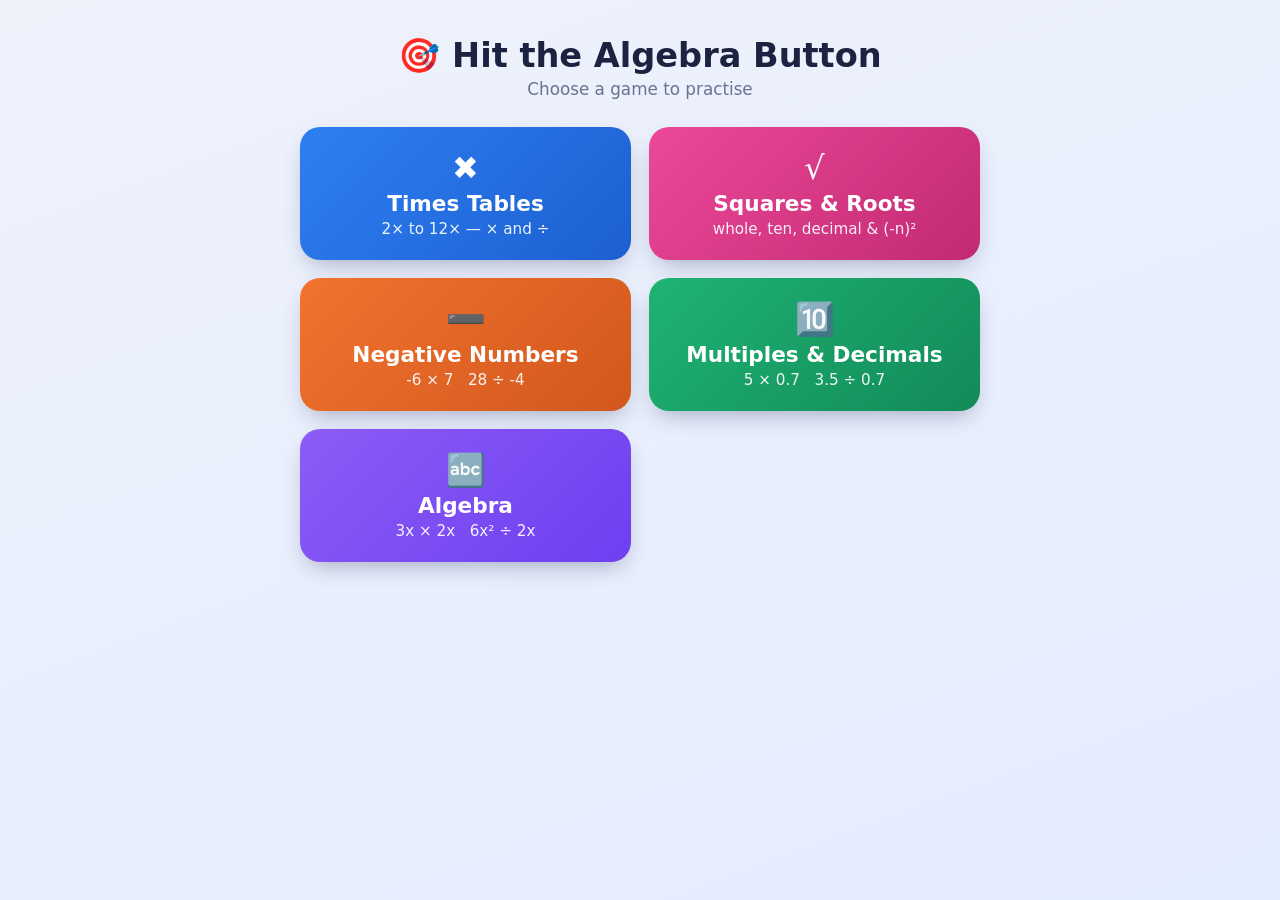
<file: index.html>
<!DOCTYPE html>
<html lang="en">
<head>
<meta charset="UTF-8">
<meta name="viewport" content="width=device-width, initial-scale=1.0">
<title>Hit the Algebra Button</title>
<link rel="stylesheet" href="style.css">
</head>
<body>

<div id="app">

  <!-- HOME / MODE SELECT -->
  <section id="screen-home" class="screen active">
    <h1 class="title">🎯 Hit the Algebra Button</h1>
    <p class="subtitle">Choose a game to practise</p>

    <div class="mode-grid">
      <button class="mode-card mode-times" data-mode="times">
        <span class="mode-emoji">✖️</span>
        <span class="mode-name">Times Tables</span>
        <span class="mode-desc">2× to 12× — × and ÷</span>
      </button>

      <button class="mode-card mode-squares" data-mode="squares">
        <span class="mode-emoji">√</span>
        <span class="mode-name">Squares &amp; Roots</span>
        <span class="mode-desc">whole, ten, decimal &amp; (-n)²</span>
      </button>

      <button class="mode-card mode-negatives" data-mode="negatives">
        <span class="mode-emoji">➖</span>
        <span class="mode-name">Negative Numbers</span>
        <span class="mode-desc">-6 × 7&nbsp; &nbsp;28 ÷ -4</span>
      </button>

      <button class="mode-card mode-decimals" data-mode="decimals">
        <span class="mode-emoji">🔟</span>
        <span class="mode-name">Multiples &amp; Decimals</span>
        <span class="mode-desc">5 × 0.7&nbsp; &nbsp;3.5 ÷ 0.7</span>
      </button>

      <button class="mode-card mode-algebra" data-mode="algebra">
        <span class="mode-emoji">🔤</span>
        <span class="mode-name">Algebra</span>
        <span class="mode-desc">3x × 2x&nbsp; &nbsp;6x² ÷ 2x</span>
      </button>
    </div>
  </section>

  <!-- SETTINGS -->
  <section id="screen-settings" class="screen">
    <button class="back-btn" id="settings-back">← Back</button>
    <h2 id="settings-title" class="screen-title"></h2>

    <div id="settings-body" class="settings-body"></div>

    <div class="timer-choice">
      <p class="settings-label">Round length</p>
      <div class="chip-row" id="timer-chips">
        <button class="chip" data-timer="30">30 sec</button>
        <button class="chip selected" data-timer="60">60 sec</button>
        <button class="chip" data-timer="120">2 min</button>
        <button class="chip" data-timer="0">Practice</button>
      </div>
    </div>

    <button id="start-btn" class="start-btn">Start ▶</button>
  </section>

  <!-- GAME -->
  <section id="screen-game" class="screen">
    <div class="game-hud">
      <button class="quit-btn" id="quit-btn">✕</button>
      <div class="hud-stat">Score <span id="hud-score">0</span></div>
      <div class="hud-stat">Streak <span id="hud-streak">0</span></div>
      <div class="hud-stat" id="hud-time-wrap">⏱ <span id="hud-time">60</span>s</div>
    </div>
    <div class="timer-bar-wrap"><div id="timer-bar" class="timer-bar"></div></div>

    <div id="sign-hint" class="sign-hint">
      <div class="sign-row">
        <span class="sign-circle pos">+</span><span class="sign-sym">×</span><span class="sign-circle pos">+</span><span class="sign-sym">=</span><span class="sign-circle pos">+</span>
      </div>
      <div class="sign-row">
        <span class="sign-circle pos">+</span><span class="sign-sym">×</span><span class="sign-circle neg">−</span><span class="sign-sym">=</span><span class="sign-circle neg">−</span>
      </div>
      <div class="sign-row">
        <span class="sign-circle neg">−</span><span class="sign-sym">×</span><span class="sign-circle pos">+</span><span class="sign-sym">=</span><span class="sign-circle neg">−</span>
      </div>
      <div class="sign-row">
        <span class="sign-circle neg">−</span><span class="sign-sym">×</span><span class="sign-circle neg">−</span><span class="sign-sym">=</span><span class="sign-circle pos">+</span>
      </div>
      <div class="sign-divider"></div>
      <div class="sign-row">
        <span class="sign-circle pos">+</span><span class="sign-sym">÷</span><span class="sign-circle pos">+</span><span class="sign-sym">=</span><span class="sign-circle pos">+</span>
      </div>
      <div class="sign-row">
        <span class="sign-circle pos">+</span><span class="sign-sym">÷</span><span class="sign-circle neg">−</span><span class="sign-sym">=</span><span class="sign-circle neg">−</span>
      </div>
      <div class="sign-row">
        <span class="sign-circle neg">−</span><span class="sign-sym">÷</span><span class="sign-circle pos">+</span><span class="sign-sym">=</span><span class="sign-circle neg">−</span>
      </div>
      <div class="sign-row">
        <span class="sign-circle neg">−</span><span class="sign-sym">÷</span><span class="sign-circle neg">−</span><span class="sign-sym">=</span><span class="sign-circle pos">+</span>
      </div>
    </div>

    <div class="question-wrap">
      <div id="question" class="question"></div>
    </div>

    <p id="answers-hint" class="answers-hint"></p>
    <div id="answers" class="answers-grid"></div>

    <div id="feedback-flash" class="feedback-flash"></div>
  </section>

  <!-- RESULTS -->
  <section id="screen-results" class="screen">
    <h2 class="screen-title">⏰ Time's up!</h2>
    <div class="results-card">
      <div class="result-row"><span>Score</span><strong id="res-score">0</strong></div>
      <div class="result-row"><span>Best streak</span><strong id="res-streak">0</strong></div>
      <div class="result-row"><span>Accuracy</span><strong id="res-accuracy">0%</strong></div>
    </div>
    <p id="res-message" class="res-message"></p>
    <div class="results-actions">
      <button id="play-again-btn" class="start-btn">Play again</button>
      <button id="change-mode-btn" class="secondary-btn">Change game</button>
    </div>
  </section>

</div>

<script src="app.js"></script>
</body>
</html>
</file>
<file: style.css>
:root {
  --blue: #2f7ff2;
  --blue-dark: #1c5fd1;
  --green: #1fb373;
  --green-dark: #128a58;
  --purple: #8b5cf6;
  --purple-dark: #6d3ff0;
  --orange: #f2732f;
  --orange-dark: #d1571c;
  --pink: #ec4899;
  --pink-dark: #c22a72;
  --bg: #eef2fb;
  --card: #ffffff;
  --ink: #1b2340;
  --muted: #6b7290;
  --danger: #ef4444;
  --ok: #22c55e;
  font-size: 16px;
}

* { box-sizing: border-box; }

html, body {
  margin: 0;
  padding: 0;
  min-height: 100%;
  background: linear-gradient(160deg, #eef2fb 0%, #e4ecff 100%);
  font-family: 'Trebuchet MS', 'Segoe UI', Verdana, system-ui, sans-serif;
  color: var(--ink);
  overflow-x: hidden;
}

#app {
  max-width: 720px;
  margin: 0 auto;
  padding: 24px 20px 48px;
  min-height: 100vh;
  display: flex;
  flex-direction: column;
}

.screen { display: none; flex: 1; flex-direction: column; }
.screen.active { display: flex; }

/* ---------- HOME ---------- */
.title {
  text-align: center;
  font-size: 2.1rem;
  font-weight: 800;
  margin: 12px 0 4px;
}
.subtitle {
  text-align: center;
  color: var(--muted);
  margin: 0 0 28px;
  font-size: 1.05rem;
}

.mode-grid {
  display: grid;
  grid-template-columns: 1fr;
  gap: 18px;
}

.mode-card {
  border: none;
  border-radius: 20px;
  padding: 22px 20px;
  color: white;
  text-align: left;
  cursor: pointer;
  display: flex;
  flex-direction: column;
  gap: 4px;
  box-shadow: 0 10px 24px -8px rgba(20, 30, 70, 0.35);
  transition: transform .12s ease, box-shadow .12s ease;
  font-family: inherit;
}
.mode-card:hover { transform: translateY(-2px); }
.mode-card:active { transform: translateY(1px) scale(.99); }

.mode-times     { background: linear-gradient(135deg, var(--blue), var(--blue-dark)); }
.mode-squares   { background: linear-gradient(135deg, var(--pink), var(--pink-dark)); }
.mode-negatives { background: linear-gradient(135deg, var(--orange), var(--orange-dark)); }
.mode-decimals  { background: linear-gradient(135deg, var(--green), var(--green-dark)); }
.mode-algebra   { background: linear-gradient(135deg, var(--purple), var(--purple-dark)); }

.mode-emoji { font-size: 2rem; }
.mode-name { font-size: 1.35rem; font-weight: 800; }
.mode-desc { font-size: 0.95rem; opacity: 0.92; font-weight: 500; }

/* ---------- SETTINGS ---------- */
.back-btn {
  align-self: flex-start;
  background: none;
  border: none;
  font-size: 1rem;
  font-family: inherit;
  color: var(--blue-dark);
  cursor: pointer;
  padding: 6px 4px 18px;
  font-weight: 700;
}

.screen-title {
  text-align: center;
  font-size: 1.5rem;
  font-weight: 800;
  margin: 0 0 20px;
}

.settings-body { display: flex; flex-direction: column; gap: 22px; }

.settings-label {
  font-weight: 700;
  margin: 0 0 10px;
  color: var(--ink);
}
.settings-hint {
  color: var(--muted);
  font-size: 0.88rem;
  margin: -6px 0 10px;
}

.chip-row { display: flex; flex-wrap: wrap; gap: 10px; }

.chip {
  border: 2px solid #d7ddf0;
  background: white;
  border-radius: 999px;
  padding: 10px 16px;
  font-family: inherit;
  font-size: 0.95rem;
  font-weight: 700;
  color: var(--ink);
  cursor: pointer;
  transition: all .1s ease;
}
.chip:hover { border-color: var(--blue); }
.chip.selected {
  background: var(--blue);
  border-color: var(--blue);
  color: white;
}
.mode-squares-theme .chip.selected { background: var(--pink); border-color: var(--pink); }
.mode-negatives-theme .chip.selected { background: var(--orange); border-color: var(--orange); }
.mode-decimals-theme .chip.selected { background: var(--green); border-color: var(--green); }
.mode-algebra-theme .chip.selected { background: var(--purple); border-color: var(--purple); }

.chip-desc {
  display: block;
  font-size: 0.78rem;
  font-weight: 500;
  opacity: 0.85;
  margin-top: 2px;
}

.level-chip { text-align: left; max-width: 100%; }

.timer-choice { margin-top: 26px; }

.start-btn {
  margin-top: 30px;
  border: none;
  border-radius: 16px;
  padding: 16px;
  font-family: inherit;
  font-size: 1.2rem;
  font-weight: 800;
  color: white;
  background: linear-gradient(135deg, var(--blue), var(--blue-dark));
  cursor: pointer;
  box-shadow: 0 10px 20px -8px rgba(47,127,242,0.5);
}
.start-btn:active { transform: scale(.98); }

.mode-squares-theme .start-btn { background: linear-gradient(135deg, var(--pink), var(--pink-dark)); }
.mode-negatives-theme .start-btn { background: linear-gradient(135deg, var(--orange), var(--orange-dark)); }
.mode-decimals-theme .start-btn { background: linear-gradient(135deg, var(--green), var(--green-dark)); }
.mode-algebra-theme .start-btn { background: linear-gradient(135deg, var(--purple), var(--purple-dark)); }

.secondary-btn {
  margin-top: 12px;
  border: 2px solid #d7ddf0;
  background: white;
  border-radius: 16px;
  padding: 14px;
  font-family: inherit;
  font-size: 1.05rem;
  font-weight: 700;
  color: var(--ink);
  cursor: pointer;
}

/* ---------- GAME ---------- */
.game-hud {
  display: flex;
  align-items: center;
  justify-content: space-between;
  gap: 10px;
  margin-bottom: 10px;
}
.quit-btn {
  border: none;
  background: #dfe4f5;
  color: var(--ink);
  width: 34px;
  height: 34px;
  border-radius: 50%;
  font-size: 1rem;
  cursor: pointer;
  font-weight: 800;
}
.hud-stat {
  background: white;
  border-radius: 12px;
  padding: 8px 14px;
  font-weight: 700;
  font-size: 0.95rem;
  box-shadow: 0 2px 8px rgba(20,30,70,0.08);
}
.hud-stat span { color: var(--blue-dark); font-weight: 800; }

.timer-bar-wrap {
  height: 10px;
  background: #dfe4f5;
  border-radius: 999px;
  overflow: hidden;
  margin-bottom: 22px;
}
.timer-bar {
  height: 100%;
  width: 100%;
  background: linear-gradient(90deg, var(--blue), var(--purple));
  transition: width 1s linear;
}

.sign-hint {
  display: none;
  background: white;
  border-radius: 16px;
  padding: 10px 8px;
  margin-bottom: 14px;
  box-shadow: 0 4px 14px -8px rgba(20,30,70,0.25);
}
.sign-row {
  display: flex;
  align-items: center;
  justify-content: center;
  gap: 6px;
  padding: 4px 0;
}
.sign-divider {
  height: 1px;
  background: #eef1fb;
  margin: 4px 10px;
}
.sign-sym {
  font-size: 1.05rem;
  font-weight: 800;
  color: var(--ink);
}
.sign-circle {
  display: inline-flex;
  align-items: center;
  justify-content: center;
  width: 30px;
  height: 30px;
  border-radius: 50%;
  font-size: 1.05rem;
  font-weight: 800;
  line-height: 1;
  box-shadow: inset 0 -2px 3px rgba(0,0,0,0.15);
}
.sign-circle.pos { background: #eab308; color: #3a2b00; }
.sign-circle.neg { background: #dc2626; color: white; }

.question-wrap {
  flex: 1;
  display: flex;
  align-items: center;
  justify-content: center;
  min-height: 120px;
}
.question {
  font-size: 3rem;
  font-weight: 800;
  text-align: center;
  color: var(--ink);
  line-height: 1.15;
}

.var-letter {
  font-style: italic;
  font-family: 'Georgia', 'Times New Roman', serif;
}

.answers-hint {
  display: none;
  text-align: center;
  font-weight: 700;
  font-size: 0.85rem;
  color: var(--muted);
  margin: 0 0 8px;
}

.answers-grid {
  display: grid;
  grid-template-columns: 1fr 1fr;
  gap: 14px;
  margin-top: 10px;
}

.answer-btn {
  border: none;
  border-radius: 18px;
  background: white;
  box-shadow: 0 6px 16px -6px rgba(20,30,70,0.25);
  padding: 22px 10px;
  font-family: inherit;
  font-size: 1.6rem;
  font-weight: 800;
  color: var(--ink);
  cursor: pointer;
  transition: transform .08s ease;
}
.answer-btn:active { transform: scale(.96); }
.answer-btn.picked { background: #dbeafe; box-shadow: inset 0 0 0 3px var(--blue); }
.answer-btn.correct { background: var(--ok); color: white; }
.answer-btn.wrong { background: var(--danger); color: white; }
.answer-btn[disabled] { pointer-events: none; }

.feedback-flash {
  position: fixed;
  inset: 0;
  pointer-events: none;
  opacity: 0;
}
.feedback-flash.flash-correct { background: rgba(34,197,94,0.18); animation: flashOut .35s ease forwards; }
.feedback-flash.flash-wrong { background: rgba(239,68,68,0.18); animation: flashOut .35s ease forwards; }
@keyframes flashOut { from { opacity: 1; } to { opacity: 0; } }

/* ---------- RESULTS ---------- */
.results-card {
  background: white;
  border-radius: 18px;
  padding: 10px 20px;
  box-shadow: 0 8px 20px -10px rgba(20,30,70,0.3);
  margin-bottom: 6px;
}
.result-row {
  display: flex;
  justify-content: space-between;
  padding: 14px 0;
  border-bottom: 1px solid #eef1fb;
  font-size: 1.05rem;
}
.result-row:last-child { border-bottom: none; }
.result-row strong { font-size: 1.2rem; color: var(--blue-dark); }

.res-message {
  text-align: center;
  color: var(--muted);
  font-weight: 700;
  margin: 18px 0 0;
}

.results-actions { display: flex; flex-direction: column; }

@media (min-width: 640px) {
  .mode-grid { grid-template-columns: 1fr 1fr; }
  .mode-card { text-align: center; align-items: center; }
}
</file>
